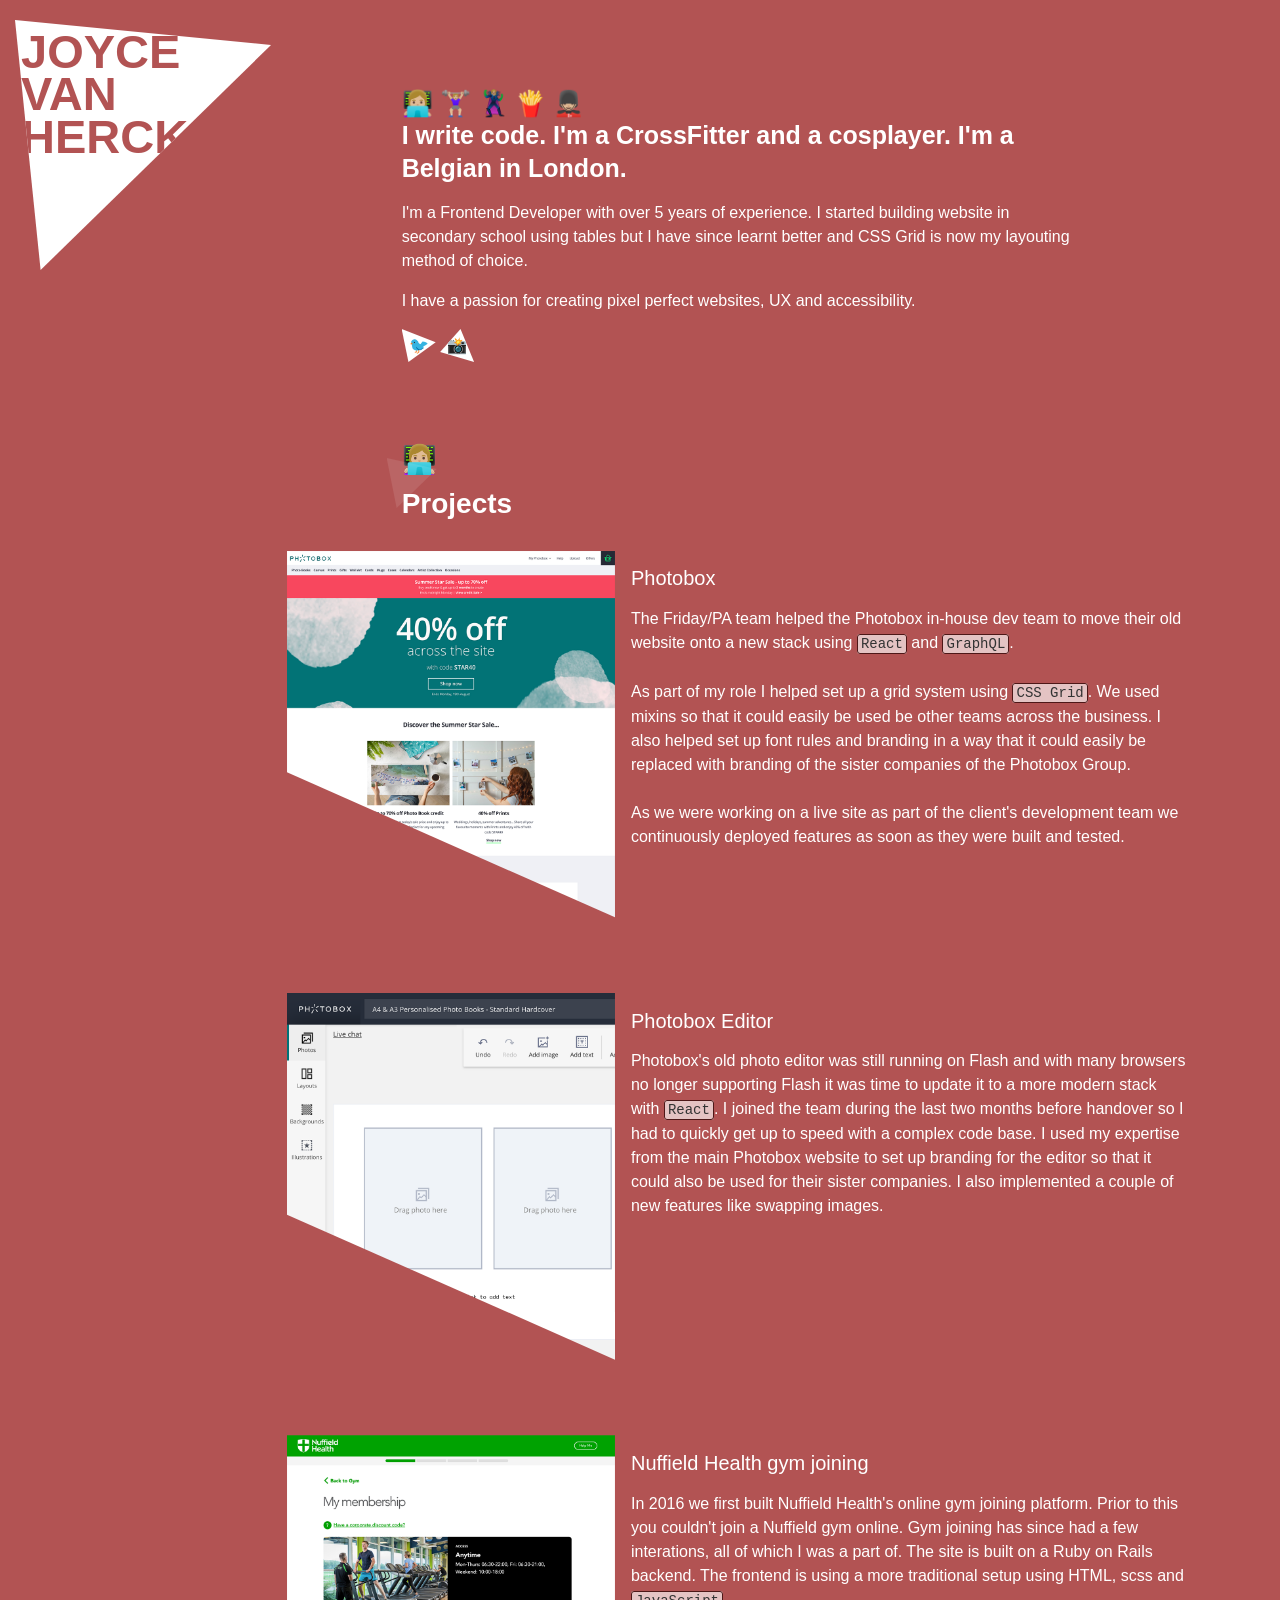
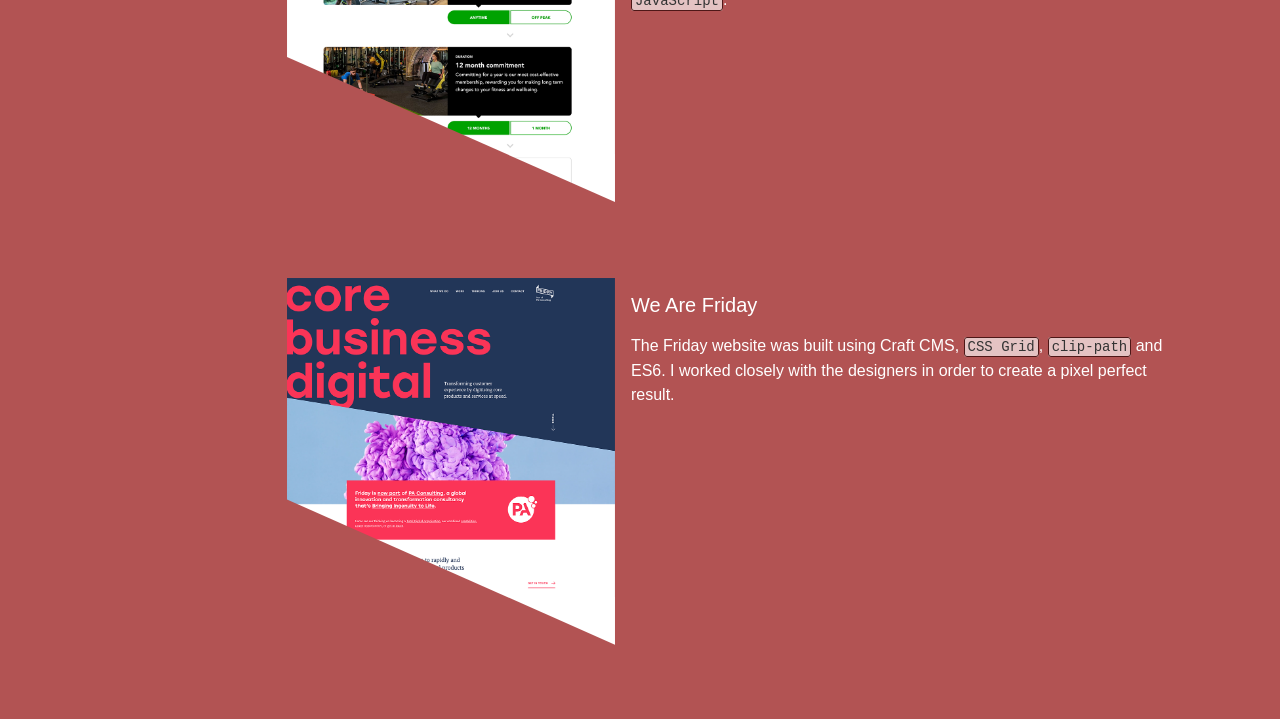
<file: index.html>
<!DOCTYPE html>
<html lang="en">
  <head>
    <meta charset="UTF-8" />
    <meta name="viewport" content="width=device-width, initial-scale=1.0" />
    <title>Clone</title>
    <link rel="icon" href="favicon.ico" />
    <link rel="stylesheet" href="css/stylesheet.css" />
  </head>

  <body>
    <main>
      <div class="sidebar">
        <div class="logo-wrapper">
          <div class="logo-text">
            JOYCE<br />
            VAN<br />
            HERCK
          </div>
        </div>
      </div>
      <div class="container">
        <div class="intro">
          <h1>
            👩🏼‍💻 🏋🏼‍♀️ 🦹🏼‍♀️ 🍟 💂🏼‍♂️<br />
            I write code. I'm a CrossFitter and a cosplayer. I'm a Belgian in
            London.
          </h1>
          <p>
            I'm a Frontend Developer with over 5 years of experience. I started
            building website in secondary school using tables but I have since
            learnt better and CSS Grid is now my layouting method of choice.
          </p>
          <p>
            I have a passion for creating pixel perfect websites, UX and
            accessibility.
          </p>
          <a class="btn twitter" href="#top">🐦</a>
          <a class="btn instagram" href="#top">📸</a>
        </div>
        <div class="buffer"></div>
        <div class="projects-head">
          <h1>👩🏼‍💻</h1>
          <h1>Projects</h1>
          <div class="light-triangle"></div>
        </div>
        <img class="pic" src="img/1.png" />
        <div class="project">
          <h2>Photobox</h2>
          <p>
            The Friday/PA team helped the Photobox in-house dev team to move
            their old website onto a new stack using <span>React</span> and
            <span>GraphQL</span>.<br /><br />

            As part of my role I helped set up a grid system using
            <span>CSS Grid</span>. We used mixins so that it could easily be
            used be other teams across the business. I also helped set up font
            rules and branding in a way that it could easily be replaced with
            branding of the sister companies of the Photobox Group.<br /><br />

            As we were working on a live site as part of the client's
            development team we continuously deployed features as soon as they
            were built and tested.
          </p>
        </div>
        <img class="pic" src="img/2.png" />
        <div class="project">
          <h2>Photobox Editor</h2>
          <p>
            Photobox's old photo editor was still running on Flash and with many
            browsers no longer supporting Flash it was time to update it to a
            more modern stack with <span>React</span>. I joined the team during
            the last two months before handover so I had to quickly get up to
            speed with a complex code base. I used my expertise from the main
            Photobox website to set up branding for the editor so that it could
            also be used for their sister companies. I also implemented a couple
            of new features like swapping images.
          </p>
        </div>
        <img class="pic" src="img/3.png" />
        <div class="project">
          <h2>Nuffield Health gym joining</h2>
          <p>
            In 2016 we first built Nuffield Health's online gym joining
            platform. Prior to this you couldn't join a Nuffield gym online. Gym
            joining has since had a few interations, all of which I was a part
            of. The site is built on a Ruby on Rails backend. The frontend is
            using a more traditional setup using HTML, scss and
            <span>JavaScript</span>.
          </p>
        </div>
        <img class="pic" src="img/4.png" />
        <div class="project">
          <h2>We Are Friday</h2>
          <p>
            The Friday website was built using Craft CMS, <span>CSS Grid</span>,
            <span>clip-path</span>
            and ES6. I worked closely with the designers in order to create a
            pixel perfect result.
          </p>
        </div>
      </div>
    </main>
  </body>
</html>
</file>
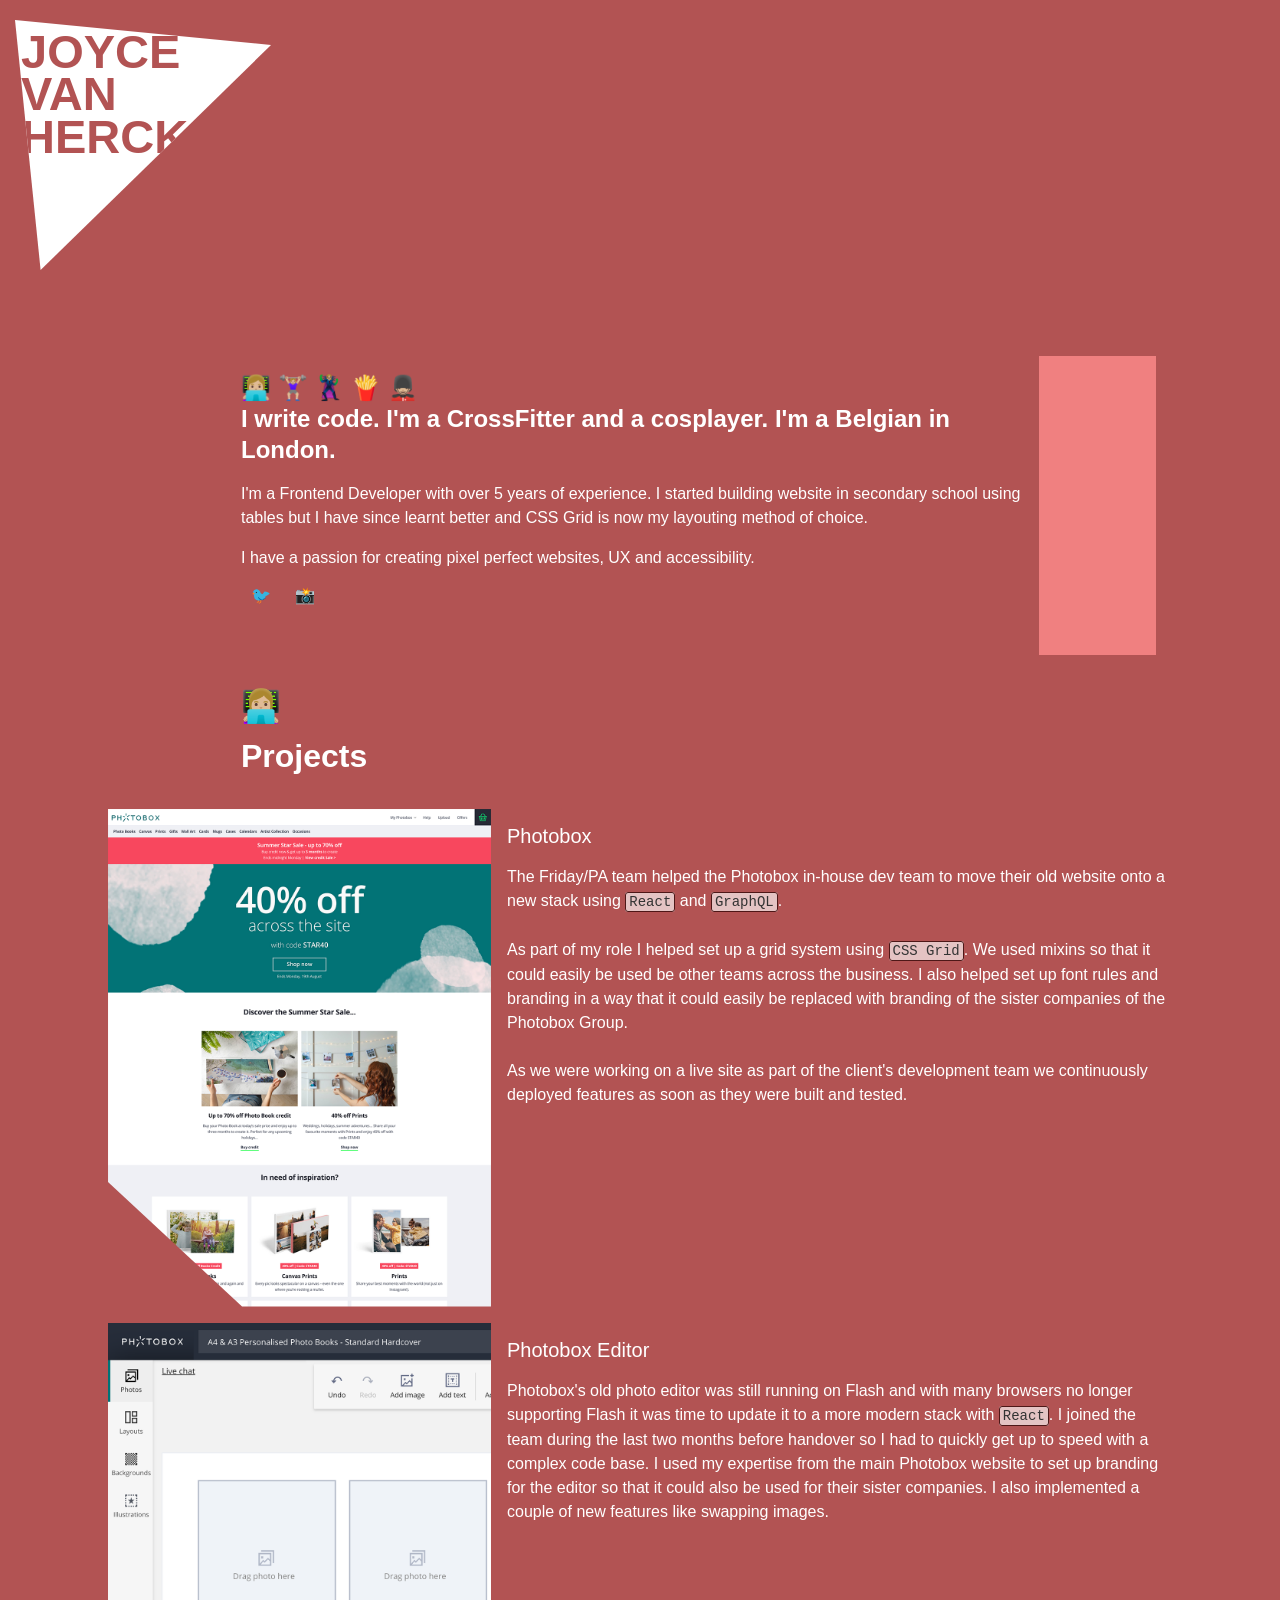
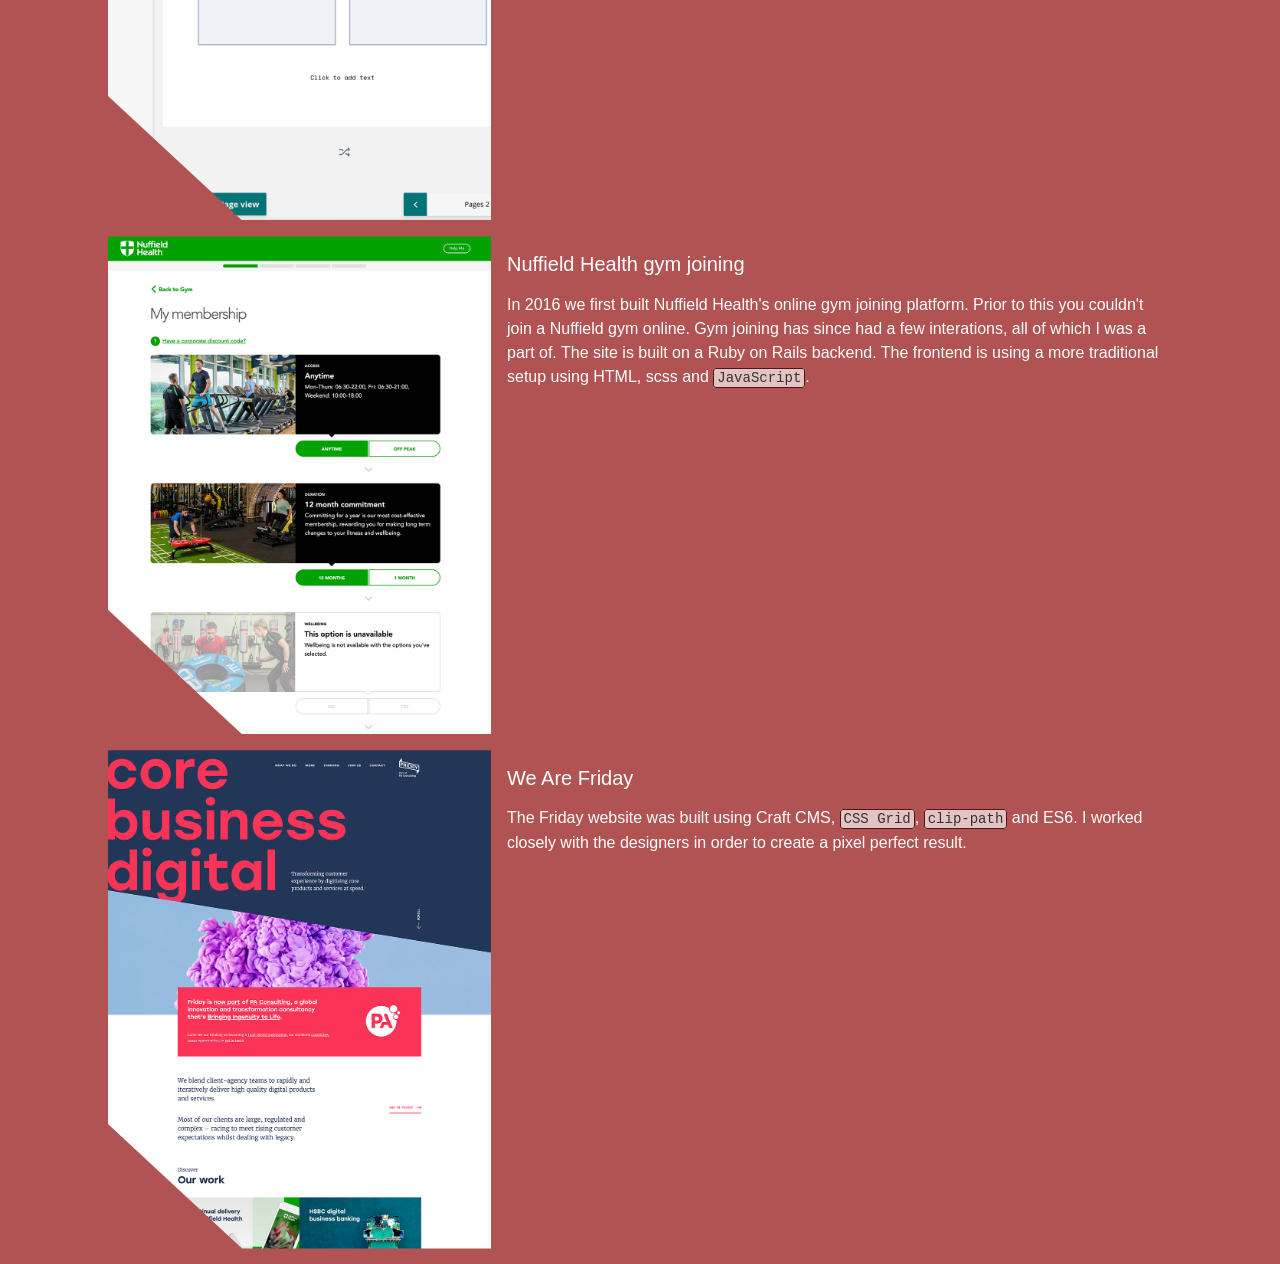
<file: portfolio/index.html>
<!DOCTYPE html>
<html lang="en">
  <head>
    <meta charset="UTF-8" />
    <meta name="viewport" content="width=device-width, initial-scale=1.0" />
    <title>Joyce Van Herck | Frontend Developer</title>
    <link rel="icon" href="favicon.ico" />
    <link rel="stylesheet" href="css/stylesheet.css" />
  </head>
  <body>
    <div class="logo-wrapper">
      <div class="logo-text">
        JOYCE<br />
        VAN<br />
        HERCK
      </div>
    </div>
    <main>
      <div class="container">
        <div class="intro">
          <h1>
            👩🏼‍💻 🏋🏼‍♀️ 🦹🏼‍♀️ 🍟 💂🏼‍♂️<br />
            I write code. I'm a CrossFitter and a cosplayer. I'm a Belgian in
            London.
          </h1>
          <p>
            I'm a Frontend Developer with over 5 years of experience. I started
            building website in secondary school using tables but I have since
            learnt better and CSS Grid is now my layouting method of choice.
          </p>
          <p>
            I have a passion for creating pixel perfect websites, UX and
            accessibility.
          </p>
          <a class="btn" href="#top">🐦</a>
          <a class="btn" href="#top">📸</a>
        </div>
        <div class="buffer"></div>
        <div class="projects-head">
          <h1>👩🏼‍💻</h1>
          <h1>Projects</h1>
        </div>
        <img class="pic" src="img/1.png" />
        <div class="project">
          <h2>Photobox</h2>
          <p>
            The Friday/PA team helped the Photobox in-house dev team to move
            their old website onto a new stack using <span>React</span> and
            <span>GraphQL</span>.<br /><br />

            As part of my role I helped set up a grid system using
            <span>CSS Grid</span>. We used mixins so that it could easily be
            used be other teams across the business. I also helped set up font
            rules and branding in a way that it could easily be replaced with
            branding of the sister companies of the Photobox Group.<br /><br />

            As we were working on a live site as part of the client's
            development team we continuously deployed features as soon as they
            were built and tested.
          </p>
        </div>
        <img class="pic" src="img/2.png" />
        <div class="project">
          <h2>Photobox Editor</h2>
          <p>
            Photobox's old photo editor was still running on Flash and with many
            browsers no longer supporting Flash it was time to update it to a
            more modern stack with <span>React</span>. I joined the team during
            the last two months before handover so I had to quickly get up to
            speed with a complex code base. I used my expertise from the main
            Photobox website to set up branding for the editor so that it could
            also be used for their sister companies. I also implemented a couple
            of new features like swapping images.
          </p>
        </div>
        <img class="pic" src="img/3.png" />
        <div class="project">
          <h2>Nuffield Health gym joining</h2>
          <p>
            In 2016 we first built Nuffield Health's online gym joining
            platform. Prior to this you couldn't join a Nuffield gym online. Gym
            joining has since had a few interations, all of which I was a part
            of. The site is built on a Ruby on Rails backend. The frontend is
            using a more traditional setup using HTML, scss and
            <span>JavaScript</span>.
          </p>
        </div>
        <img class="pic" src="img/4.png" />
        <div class="project">
          <h2>We Are Friday</h2>
          <p>
            The Friday website was built using Craft CMS, <span>CSS Grid</span>, <span>clip-path</span>
            and ES6. I worked closely with the designers in order to create a
            pixel perfect result.
          </p>
        </div>
      </div>
    </main>
  </body>
</html>
</file>
<file: css/stylesheet.css>
body {
  background: #b25353;
  margin: 20px 0 15px;
  font-family: Helvetica, Arial, sans-serif;
}

a {
  user-select: none;
}

.btn {
  text-decoration: none;
  display: inline-block;
  background: #fff;
  padding: 7px;
}

@media (max-width: 1000px) {
  .sidebar {
    grid-column: 1 / 12;
  }
}

.sidebar .logo-wrapper {
  width: 250px;
  height: 250px;
  clip-path: polygon(0 0, 10% 100%, 100% 10%);
  background: #fff;
  padding-left: 6px;
  margin: 0 auto 86px 15px;
}

.sidebar .logo-wrapper:hover {
  clip-path: polygon(0 0, 100% 0, 20% 100%, 0 0);
}

.sidebar .logo-wrapper .logo-text {
  -webkit-font-smoothing: antialiased;
  user-select: none;
  padding-top: 11px;
  font-size: 47px;
  font-weight: 600;
  color: #b25353;
  line-height: 0.9;
}

main {
  color: #fff;
  display: grid;
  grid-template-columns: repeat(12, 1fr);
  grid-gap: 16px;
}

main span {
  font-size: 14px;
  font-family: source-code-pro, Menlo, Monaco, Consolas, Courier New, monospace;
  padding: 1px 3px;
  color: #333;
  background: #e4c3c3;
  border: 1px solid #4e1717;
  border-radius: 3px;
}

main .container {
  grid-column: 2 / 12;
  display: grid;
  grid-template-columns: repeat(8, 1fr);
  grid-gap: 16px;
}

main .container .projects-head {
  position: relative;
}

main .container .projects-head .light-triangle {
  width: 50px;
  height: 50px;
  background: #fff;
  opacity: 0.1;
  clip-path: polygon(0 0, 20% 100%, 100% 22%);
  position: absolute;
  top: 30px;
  left: -15px;
}

main .container .projects-head h1 {
  font-size: 28px;
}

main .container .project {
  grid-column: 4 / 9;
}

@media (max-width: 600px) {
  main .container .project {
    grid-column: 1 / 8;
  }
}

main .container .project h2 {
  font-size: 20px;
  font-weight: normal;
}

main .container .project p {
  line-height: 1.5em;
}

main .container p {
  font-weight: lighter;
}

main .container .pic {
  grid-column: 1 / span 3;
  width: 100%;
  clip-path: polygon(0 0, 100% 0, 100% 86%, 0 52%);
}

@media (max-width: 600px) {
  main .container .pic {
    grid-column: 3 / 9;
    margin-bottom: -90px;
  }
}

main .container .intro {
  grid-column: 2 / 8;
  margin-bottom: 50px;
}

@media (min-width: 1000px) {
  main .container .intro {
    margin-top: 50px;
  }
}

main .container .intro h1 {
  font-size: 25px;
  line-height: 1.3em;
}

main .container .intro p {
  line-height: 1.5em;
}

main .container .intro .twitter {
  clip-path: polygon(0 0, 20% 100%, 100% 40%);
}

main .container .intro .instagram {
  clip-path: polygon(60% 0%, 0 70%, 100% 100%);
}

main .container .projects-head {
  grid-column: 2 / 8;
}

main .container .projects-head h1 {
  line-height: 0.9;
}
</file>
<file: portfolio/css/stylesheet.css>
body {
  background: #b25353;
  margin: 20px 0 15px;
  font-family: Helvetica, Arial, sans-serif;
}

.btn {
  text-decoration: none;
  padding: 0 10px;
  display: inline-block;
}

.logo-wrapper {
  width: 250px;
  height: 250px;
  clip-path: polygon(0 0, 10% 100%, 100% 10%);
  background: #fff;
  padding-left: 6px;
  margin: 0 auto 86px 15px;
}

.logo-wrapper:hover {
  clip-path: polygon(0 0, 100% 0, 20% 100%, 0 0);
}

.logo-wrapper .logo-text {
  -webkit-font-smoothing: antialiased;
  padding-top: 11px;
  font-size: 47px;
  font-weight: 600;
  color: #b25353;
  line-height: 0.9;
}

main {
  color: #fff;
  display: grid;
  grid-template-columns: repeat(12, 1fr);
  grid-gap: 16px;
}

main span {
  font-size: 14px;
  font-family: source-code-pro, Menlo, Monaco, Consolas, Courier New, monospace;
  padding: 1px 3px;
  color: #333;
  background: #e4c3c3;
  border: 1px solid #4e1717;
  border-radius: 3px;
}

main .container {
  grid-column: 2 / 12;
  display: grid;
  grid-template-columns: repeat(8, 1fr);
  grid-gap: 16px;
}

main .container .project {
  grid-column: 4 / end;
}

main .container .project h2 {
  font-size: 20px;
  font-weight: normal;
}

main .container .project p {
  line-height: 1.5em;
}

main .container p {
  font-weight: lighter;
}

main .container .pic {
  grid-column: 1 / span 3;
  width: 100%;
  clip-path: polygon(100% 0, 100% 100%, 35% 100%, 0 75%, 0 0);
}

main .container .intro {
  grid-column: 2 / 8;
  margin-bottom: 50px;
}

main .container .intro h1 {
  font-size: 24px;
  line-height: 1.3em;
}

main .container .intro p {
  line-height: 1.5em;
}

main .container .buffer {
  background: lightcoral;
}

main .container .projects-head {
  grid-column: 2 / 8;
}

main .container .projects-head h1 {
  line-height: 0.9;
}
</file>
